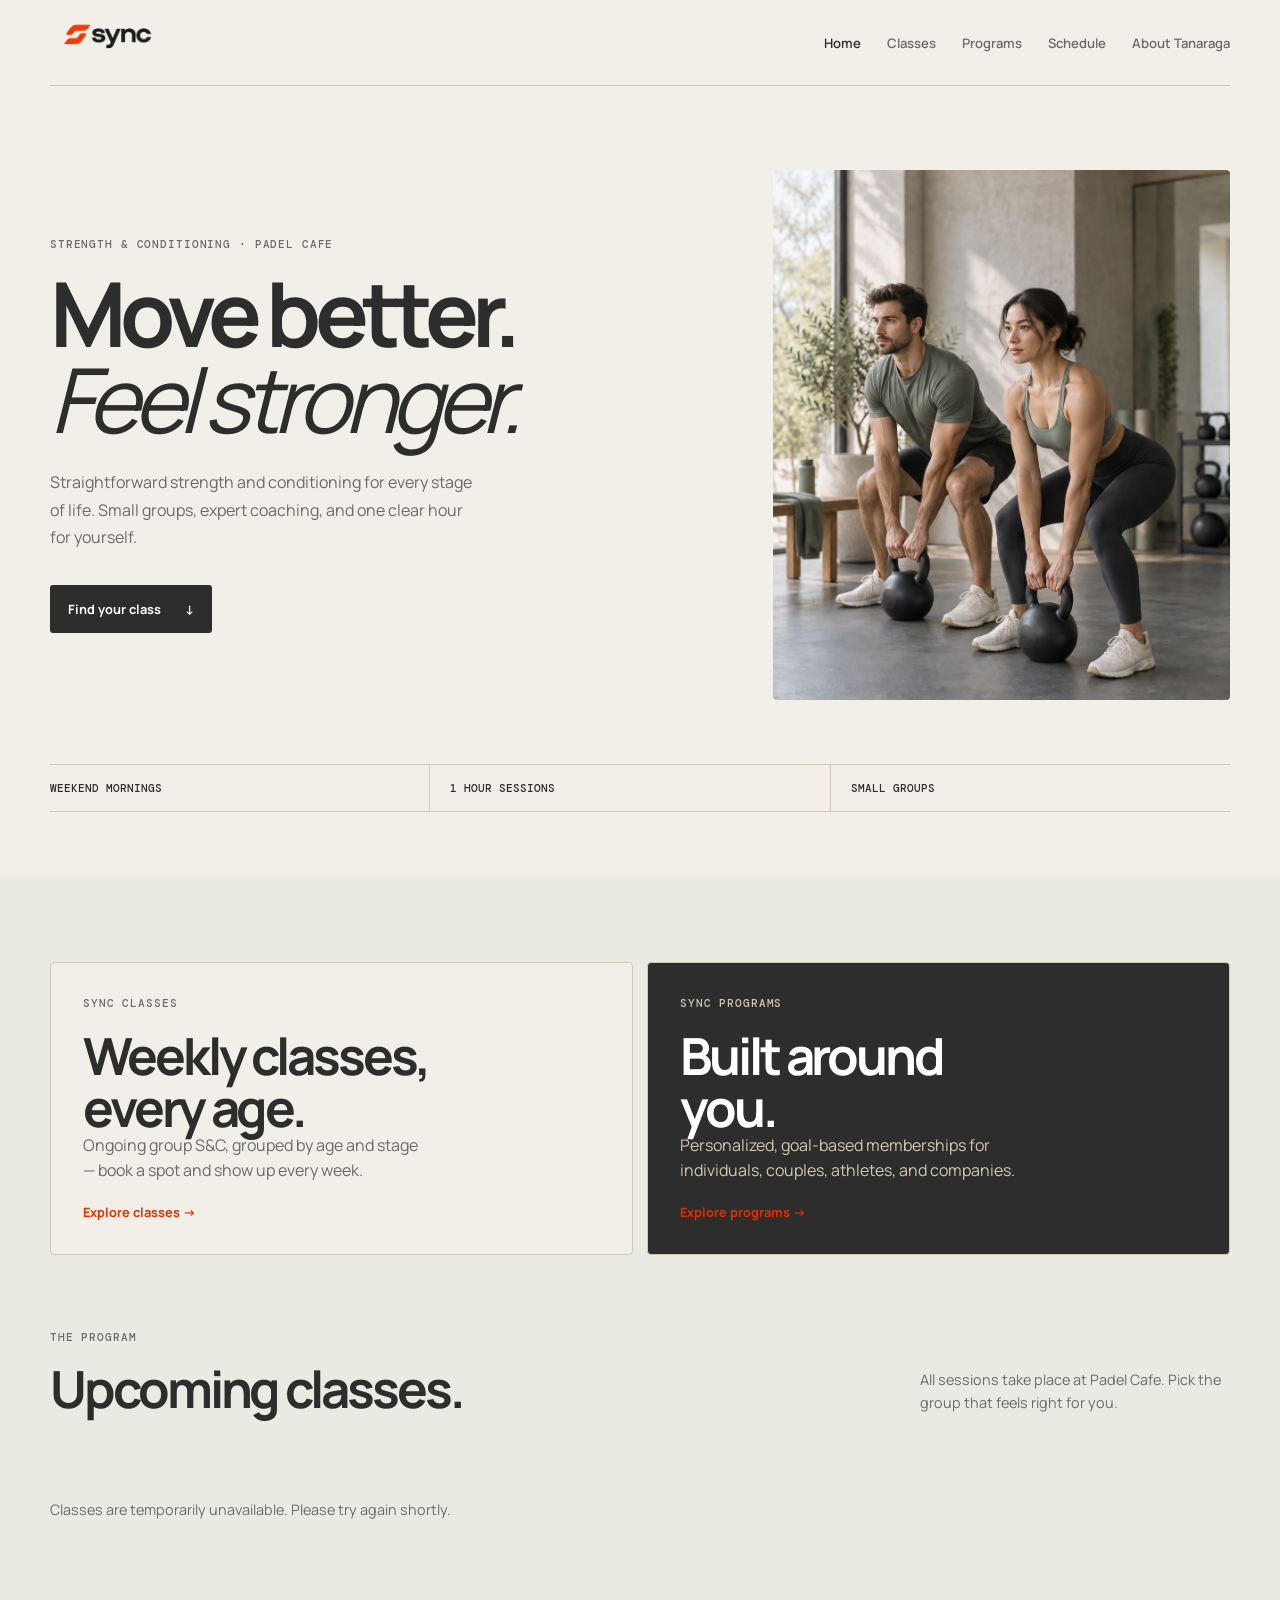
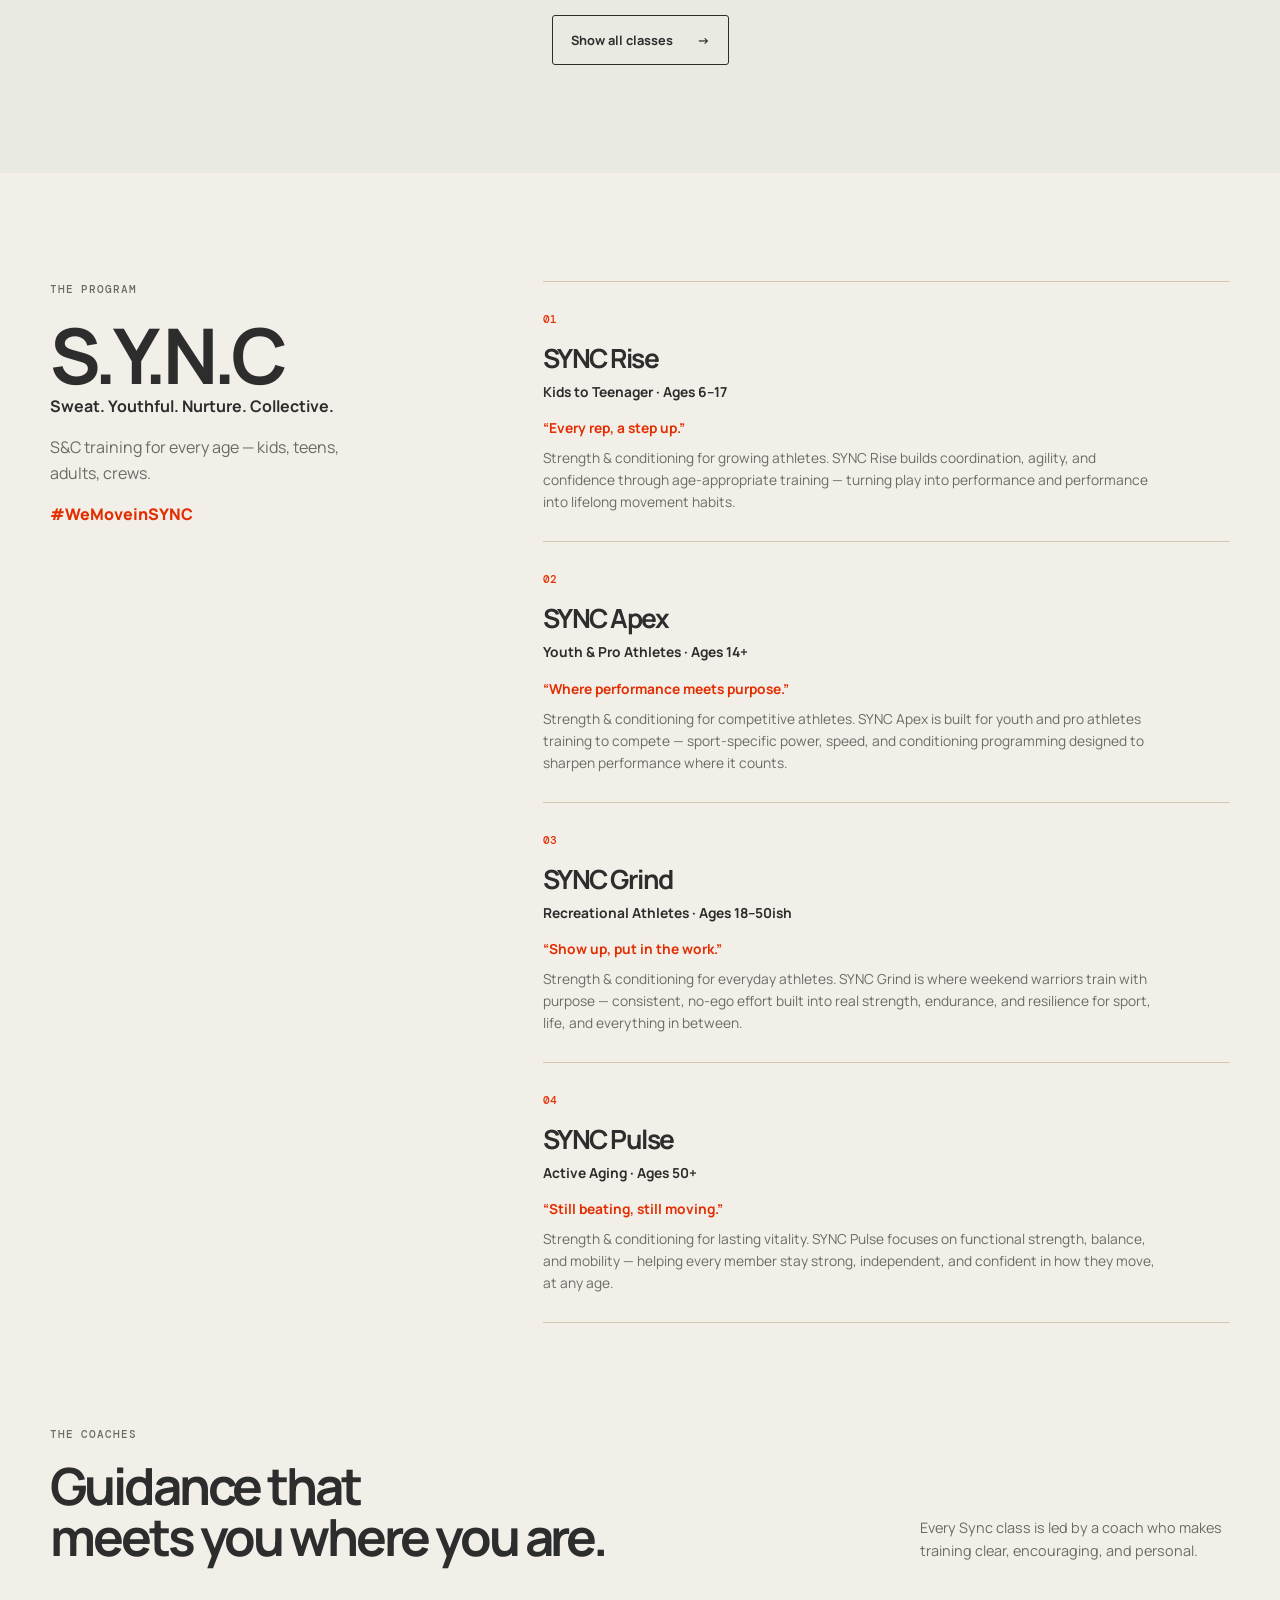
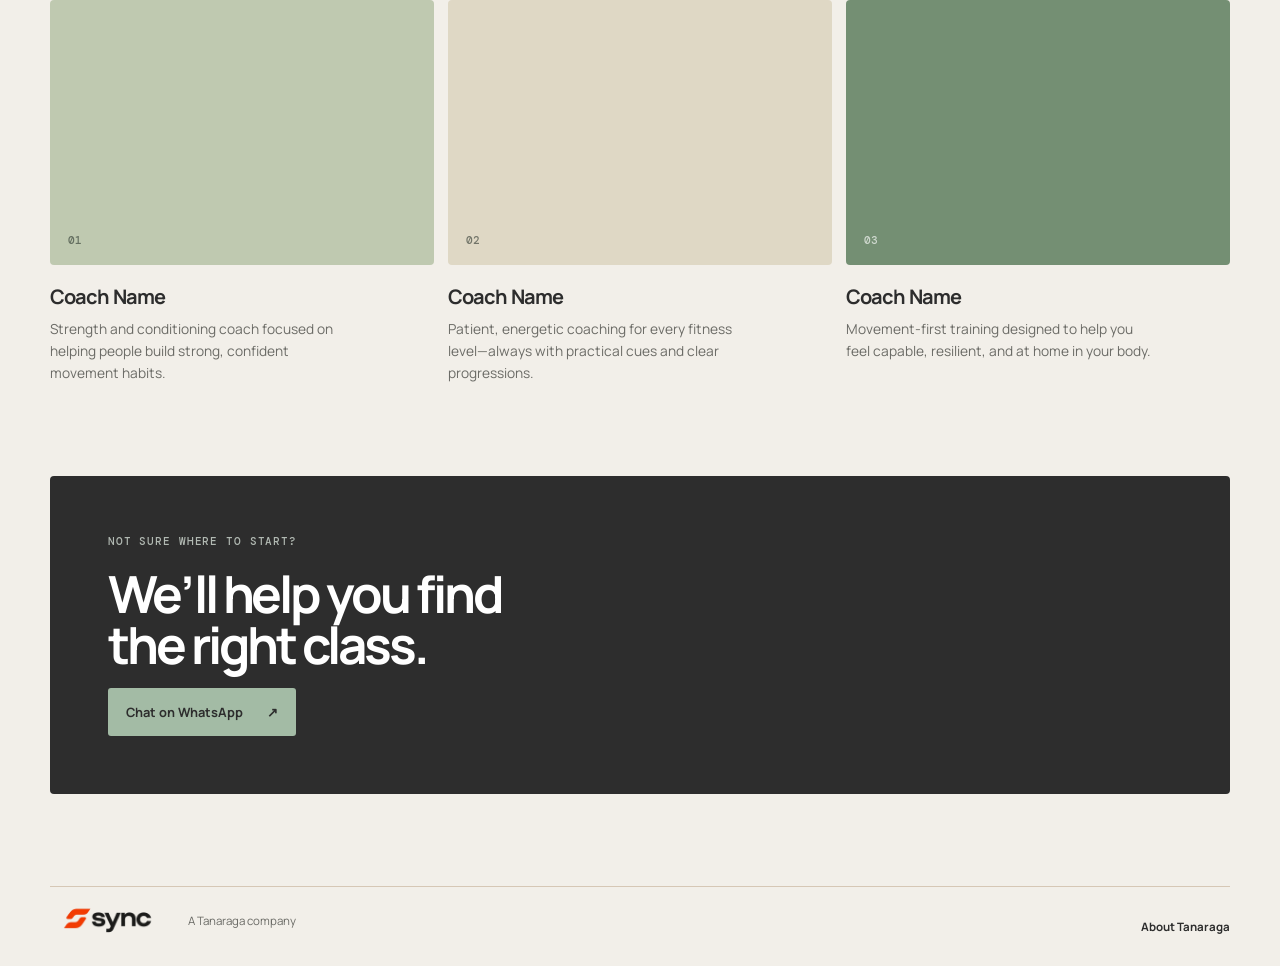
<file: index.html>
<!doctype html>
<html lang="en">
  <head>
    <meta charset="UTF-8" />
    <meta name="viewport" content="width=device-width, initial-scale=1.0" />
    <meta name="description" content="Sync by Tanaraga — strength and conditioning classes at Padel Cafe." />
    <title>Sync — Strength &amp; Conditioning</title>
    <link rel="preconnect" href="https://fonts.googleapis.com" />
    <link rel="preconnect" href="https://fonts.gstatic.com" crossorigin />
    <link href="https://fonts.googleapis.com/css2?family=DM+Mono:wght@400;500&family=Manrope:wght@400;500;600;700;800&display=swap" rel="stylesheet" />
    <link rel="stylesheet" href="styles.css?v=1993bc3d1db3" />
  </head>
  <body>
    <header class="site-header container">
      <a class="brand-logo" href="index.html" aria-label="Sync home"><img src="assets/sync-logo.png" alt="Sync" /></a>
      <nav aria-label="Main navigation">
        <a class="active" href="index.html">Home</a>
        <a href="classes.html">Classes</a>
        <a href="programs.html">Programs</a>
        <a href="classes.html#schedule">Schedule</a>
        <a href="about.html">About Tanaraga</a>
      </nav>
    </header>

    <main>
      <section class="hero container">
        <div class="hero-layout">
          <div class="hero-content">
            <p class="eyebrow">Strength &amp; Conditioning · Padel Cafe</p>
            <h1>Move better.<br /><em>Feel stronger.</em></h1>
            <p class="hero-copy">Straightforward strength and conditioning for every stage of life. Small groups, expert coaching, and one clear hour for yourself.</p>
            <a class="button button-dark" href="#classes">Find your class <span aria-hidden="true">↓</span></a>
          </div>
          <div class="hero-image-wrap">
            <img class="hero-image" src="assets/sync-hero.png" alt="A Sync participant training with a kettlebell" />
          </div>
        </div>
        <div class="hero-notes" aria-label="Class highlights">
          <span>Weekend mornings</span>
          <span>1 hour sessions</span>
          <span>Small groups</span>
        </div>
      </section>

      <section class="classes-section" id="classes">
        <div class="container offer-split"><a href="classes.html"><p class="eyebrow">SYNC Classes</p><h2>Weekly classes,<br>every age.</h2><p>Ongoing group S&amp;C, grouped by age and stage — book a spot and show up every week.</p><strong>Explore classes →</strong></a><a href="programs.html"><p class="eyebrow">SYNC Programs</p><h2>Built around<br>you.</h2><p>Personalized, goal-based memberships for individuals, couples, athletes, and companies.</p><strong>Explore programs →</strong></a></div>
        <div class="container section-heading">
          <div>
            <p class="eyebrow">The program</p>
            <h2>Upcoming classes.</h2>
          </div>
          <p>All sessions take place at Padel Cafe. Pick the group that feels right for you.</p>
        </div>
        <div class="container class-grid" id="class-grid" data-limit="6" aria-live="polite"><p class="class-empty">Loading available classes…</p></div>
        <div class="container class-archive-link"><a class="button button-outline" href="classes.html">Show all classes <span aria-hidden="true">→</span></a></div>
      </section>

      <section class="program container" id="program" aria-labelledby="program-title">
        <div class="program-intro">
          <p class="eyebrow">The program</p>
          <h2 id="program-title">S.Y.N.C</h2>
          <p class="program-acronym">Sweat. Youthful. Nurture. Collective.</p>
          <p>S&amp;C training for every age — kids, teens, adults, crews.</p>
          <p class="program-hashtag">#WeMoveinSYNC</p>
        </div>
        <div class="program-list">
          <article class="program-card"><span>01</span><h3>SYNC Rise</h3><p class="program-audience">Kids to Teenager · Ages 6–17</p><p class="program-quote">“Every rep, a step up.”</p><p>Strength &amp; conditioning for growing athletes. SYNC Rise builds coordination, agility, and confidence through age-appropriate training — turning play into performance and performance into lifelong movement habits.</p></article>
          <article class="program-card"><span>02</span><h3>SYNC Apex</h3><p class="program-audience">Youth &amp; Pro Athletes · Ages 14+</p><p class="program-quote">“Where performance meets purpose.”</p><p>Strength &amp; conditioning for competitive athletes. SYNC Apex is built for youth and pro athletes training to compete — sport-specific power, speed, and conditioning programming designed to sharpen performance where it counts.</p></article>
          <article class="program-card"><span>03</span><h3>SYNC Grind</h3><p class="program-audience">Recreational Athletes · Ages 18–50ish</p><p class="program-quote">“Show up, put in the work.”</p><p>Strength &amp; conditioning for everyday athletes. SYNC Grind is where weekend warriors train with purpose — consistent, no-ego effort built into real strength, endurance, and resilience for sport, life, and everything in between.</p></article>
          <article class="program-card"><span>04</span><h3>SYNC Pulse</h3><p class="program-audience">Active Aging · Ages 50+</p><p class="program-quote">“Still beating, still moving.”</p><p>Strength &amp; conditioning for lasting vitality. SYNC Pulse focuses on functional strength, balance, and mobility — helping every member stay strong, independent, and confident in how they move, at any age.</p></article>
        </div>
      </section>

      <section class="coaches container" id="coaches" aria-labelledby="coaches-title">
        <div class="section-heading">
          <div>
            <p class="eyebrow">The coaches</p>
            <h2 id="coaches-title">Guidance that<br />meets you where you are.</h2>
          </div>
          <p>Every Sync class is led by a coach who makes training clear, encouraging, and personal.</p>
        </div>
        <div class="coach-grid">
          <article class="coach-card">
            <div class="coach-image" aria-hidden="true"><span>01</span></div>
            <h3>Coach Name</h3>
            <p>Strength and conditioning coach focused on helping people build strong, confident movement habits.</p>
          </article>
          <article class="coach-card">
            <div class="coach-image coach-image-alt" aria-hidden="true"><span>02</span></div>
            <h3>Coach Name</h3>
            <p>Patient, energetic coaching for every fitness level—always with practical cues and clear progressions.</p>
          </article>
          <article class="coach-card">
            <div class="coach-image coach-image-dark" aria-hidden="true"><span>03</span></div>
            <h3>Coach Name</h3>
            <p>Movement-first training designed to help you feel capable, resilient, and at home in your body.</p>
          </article>
        </div>
      </section>

      <section class="enquiry container">
        <p class="eyebrow">Not sure where to start?</p>
        <h2>We’ll help you find<br />the right class.</h2>
        <a class="button button-light whatsapp-link" data-message="Hi Sync, I'd like help choosing a class." href="#">Chat on WhatsApp <span aria-hidden="true">↗</span></a>
      </section>
    </main>

    <footer class="site-footer container">
      <a class="brand-logo" href="index.html"><img src="assets/sync-logo.png" alt="Sync" /></a>
      <p>A Tanaraga company</p>
      <a href="about.html">About Tanaraga</a>
    </footer>
    <script src="app.js?v=9f4825e76a4c"></script>
  </body>
</html>
</file>
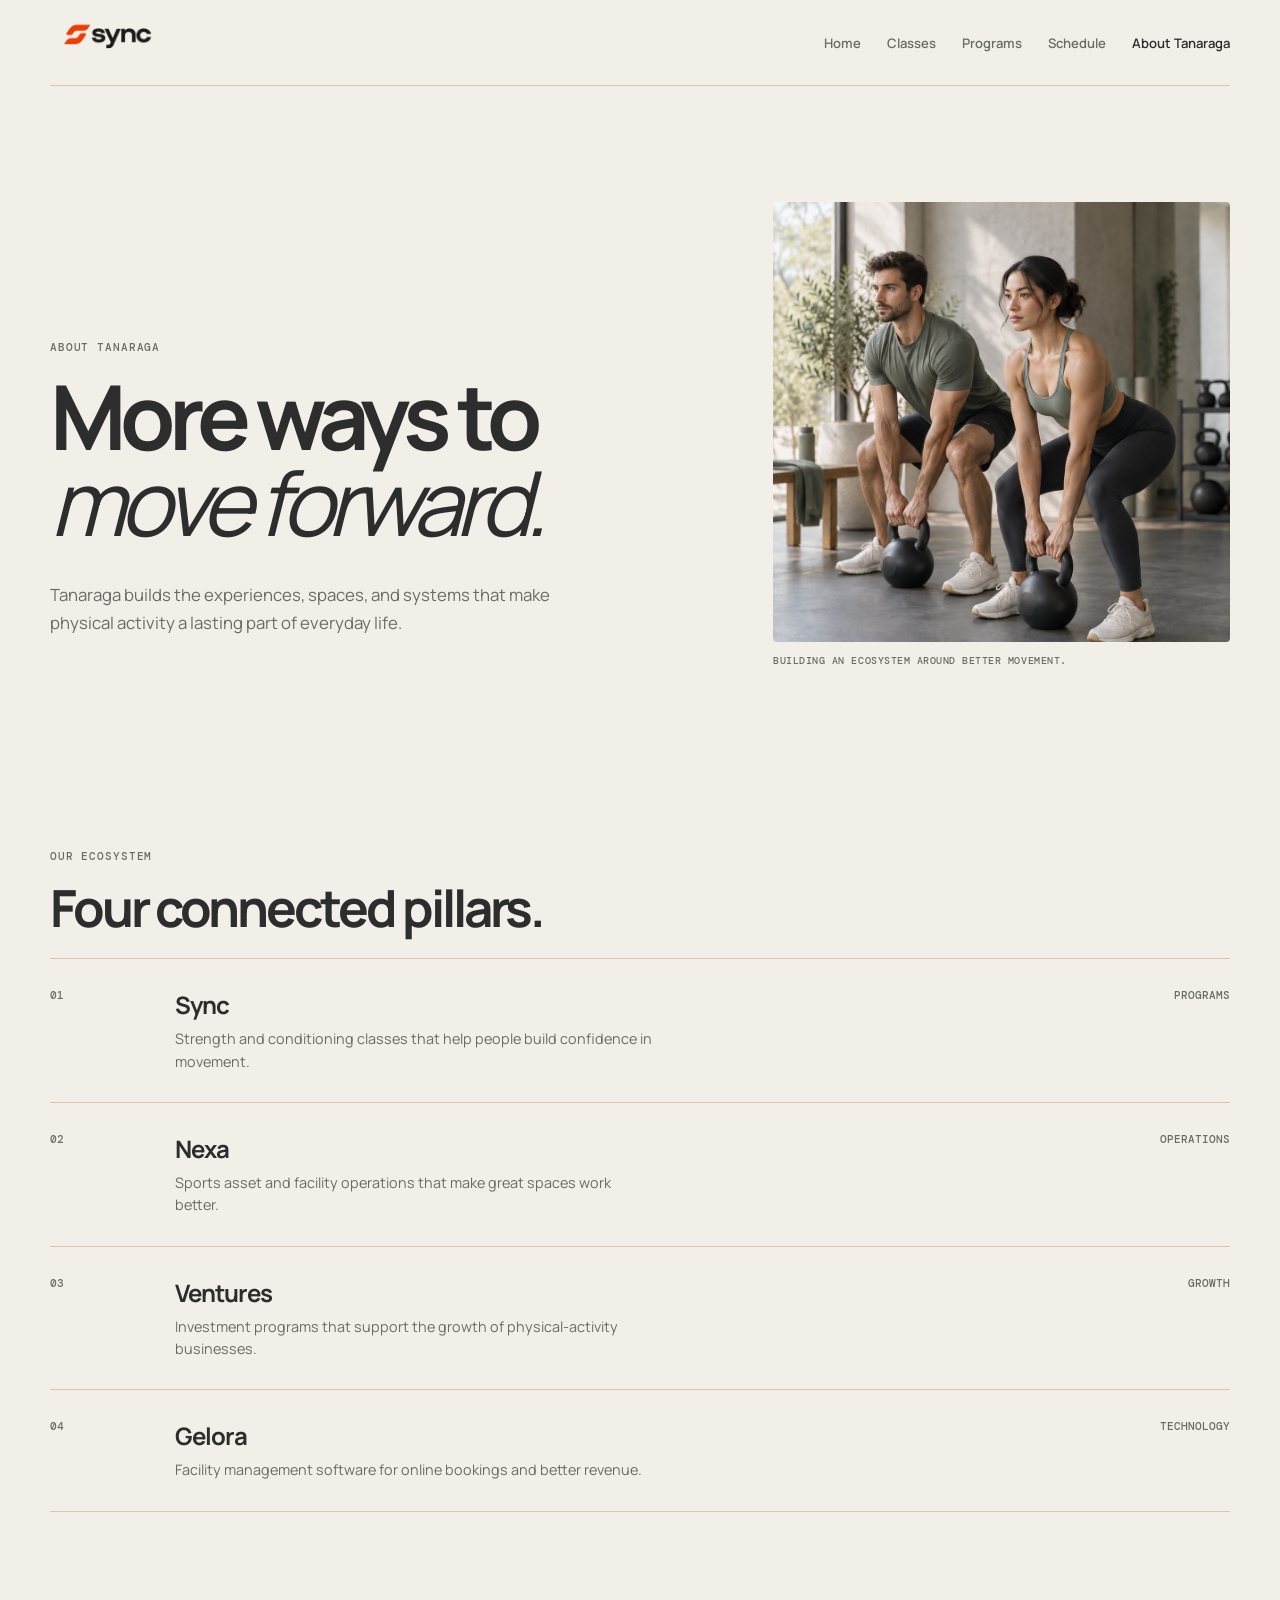
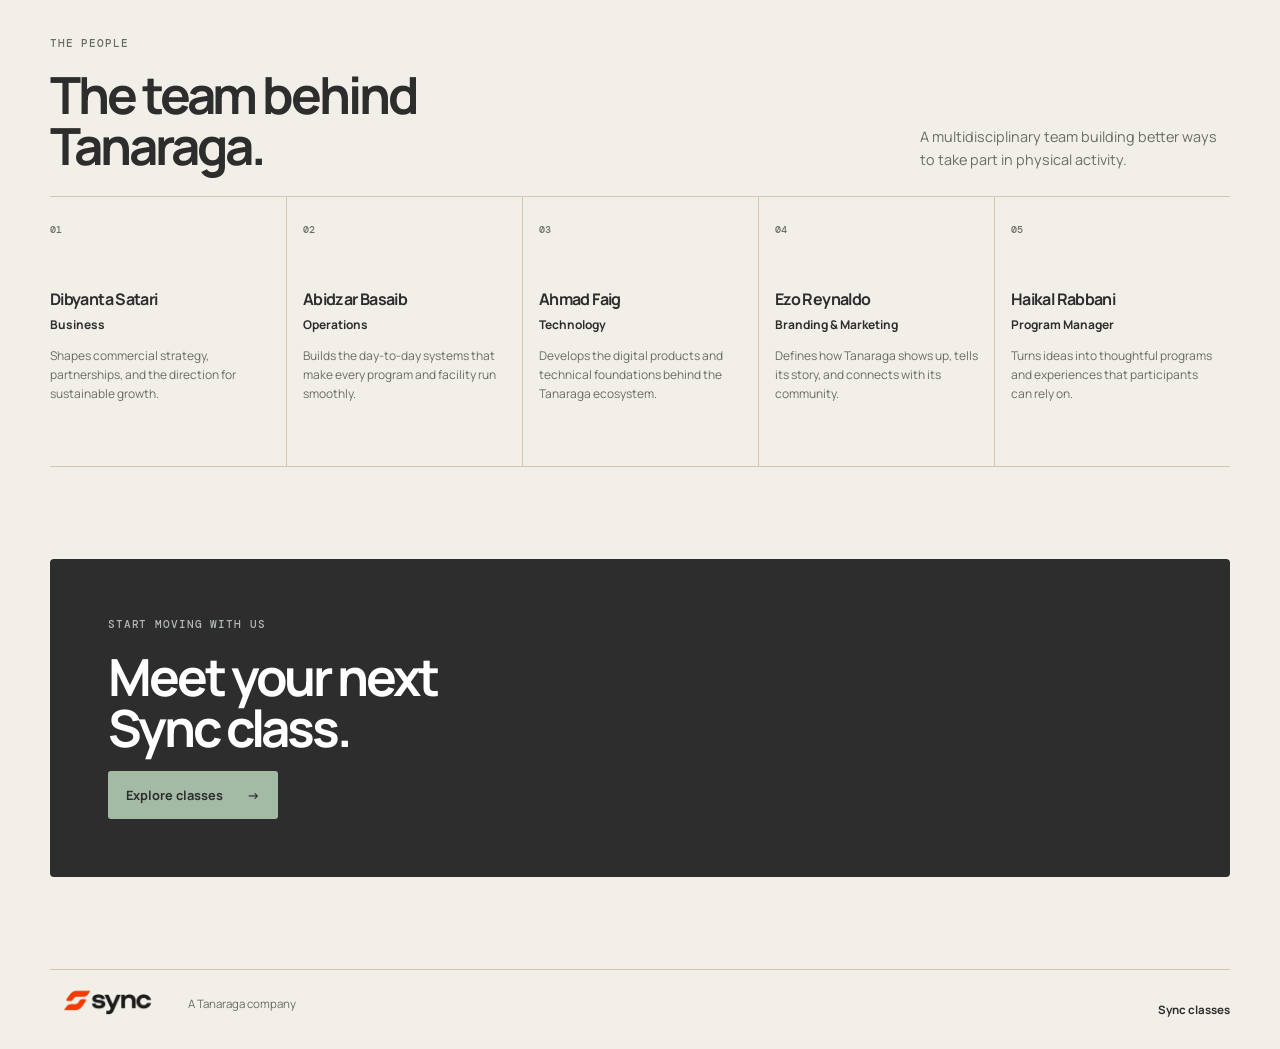
<file: about.html>
<!doctype html>
<html lang="en">
  <head>
    <meta charset="UTF-8" />
    <meta name="viewport" content="width=device-width, initial-scale=1.0" />
    <meta name="description" content="Tanaraga builds the ecosystem around better physical activity." />
    <title>About — Tanaraga</title>
    <link rel="preconnect" href="https://fonts.googleapis.com" />
    <link rel="preconnect" href="https://fonts.gstatic.com" crossorigin />
    <link href="https://fonts.googleapis.com/css2?family=DM+Mono:wght@400;500&family=Manrope:wght@400;500;600;700;800&display=swap" rel="stylesheet" />
    <link rel="stylesheet" href="styles.css?v=1993bc3d1db3" />
  </head>
  <body>
    <header class="site-header container">
      <a class="brand-logo" href="index.html" aria-label="Sync home"><img src="assets/sync-logo.png" alt="Sync" /></a>
      <nav aria-label="Main navigation">
        <a href="index.html">Home</a>
        <a href="classes.html">Classes</a>
        <a href="programs.html">Programs</a>
        <a href="classes.html#schedule">Schedule</a>
        <a class="active" href="about.html">About Tanaraga</a>
      </nav>
    </header>

    <main>
      <section class="about-hero container">
        <div class="about-hero-layout">
          <div class="about-hero-content">
            <p class="eyebrow">About Tanaraga</p>
            <h1>More ways to<br /><em>move forward.</em></h1>
            <p>Tanaraga builds the experiences, spaces, and systems that make physical activity a lasting part of everyday life.</p>
          </div>
          <figure class="about-image">
            <img src="assets/sync-hero.png" alt="Two people training together with kettlebells" />
            <figcaption>Building an ecosystem around better movement.</figcaption>
          </figure>
        </div>
      </section>

      <section class="pillars container" aria-labelledby="pillars-title">
        <div class="section-heading compact">
          <div>
            <p class="eyebrow">Our ecosystem</p>
            <h2 id="pillars-title">Four connected pillars.</h2>
          </div>
        </div>
        <div class="pillar-list">
          <article class="pillar">
            <span class="pillar-number">01</span><div><h3>Sync</h3><p>Strength and conditioning classes that help people build confidence in movement.</p></div><span class="pillar-tag">Programs</span>
          </article>
          <article class="pillar">
            <span class="pillar-number">02</span><div><h3>Nexa</h3><p>Sports asset and facility operations that make great spaces work better.</p></div><span class="pillar-tag">Operations</span>
          </article>
          <article class="pillar">
            <span class="pillar-number">03</span><div><h3>Ventures</h3><p>Investment programs that support the growth of physical-activity businesses.</p></div><span class="pillar-tag">Growth</span>
          </article>
          <article class="pillar">
            <span class="pillar-number">04</span><div><h3>Gelora</h3><p>Facility management software for online bookings and better revenue.</p></div><span class="pillar-tag">Technology</span>
          </article>
        </div>
      </section>

      <section class="team container" aria-labelledby="team-title">
        <div class="section-heading compact">
          <div>
            <p class="eyebrow">The people</p>
            <h2 id="team-title">The team behind<br />Tanaraga.</h2>
          </div>
          <p>A multidisciplinary team building better ways to take part in physical activity.</p>
        </div>
        <div class="team-grid">
          <article class="team-member"><span>01</span><h3>Dibyanta Satari</h3><p class="team-role">Business</p><p class="team-description">Shapes commercial strategy, partnerships, and the direction for sustainable growth.</p></article>
          <article class="team-member"><span>02</span><h3>Abidzar Basaib</h3><p class="team-role">Operations</p><p class="team-description">Builds the day-to-day systems that make every program and facility run smoothly.</p></article>
          <article class="team-member"><span>03</span><h3>Ahmad Faig</h3><p class="team-role">Technology</p><p class="team-description">Develops the digital products and technical foundations behind the Tanaraga ecosystem.</p></article>
          <article class="team-member"><span>04</span><h3>Ezo Reynaldo</h3><p class="team-role">Branding &amp; Marketing</p><p class="team-description">Defines how Tanaraga shows up, tells its story, and connects with its community.</p></article>
          <article class="team-member"><span>05</span><h3>Haikal Rabbani</h3><p class="team-role">Program Manager</p><p class="team-description">Turns ideas into thoughtful programs and experiences that participants can rely on.</p></article>
        </div>
      </section>

      <section class="enquiry container">
        <p class="eyebrow">Start moving with us</p>
        <h2>Meet your next<br />Sync class.</h2>
        <a class="button button-light" href="index.html#classes">Explore classes <span aria-hidden="true">→</span></a>
      </section>
    </main>

    <footer class="site-footer container">
      <a class="brand-logo" href="index.html"><img src="assets/sync-logo.png" alt="Sync" /></a>
      <p>A Tanaraga company</p>
      <a href="index.html">Sync classes</a>
    </footer>
    <script src="app.js?v=9f4825e76a4c"></script>
  </body>
</html>
</file>
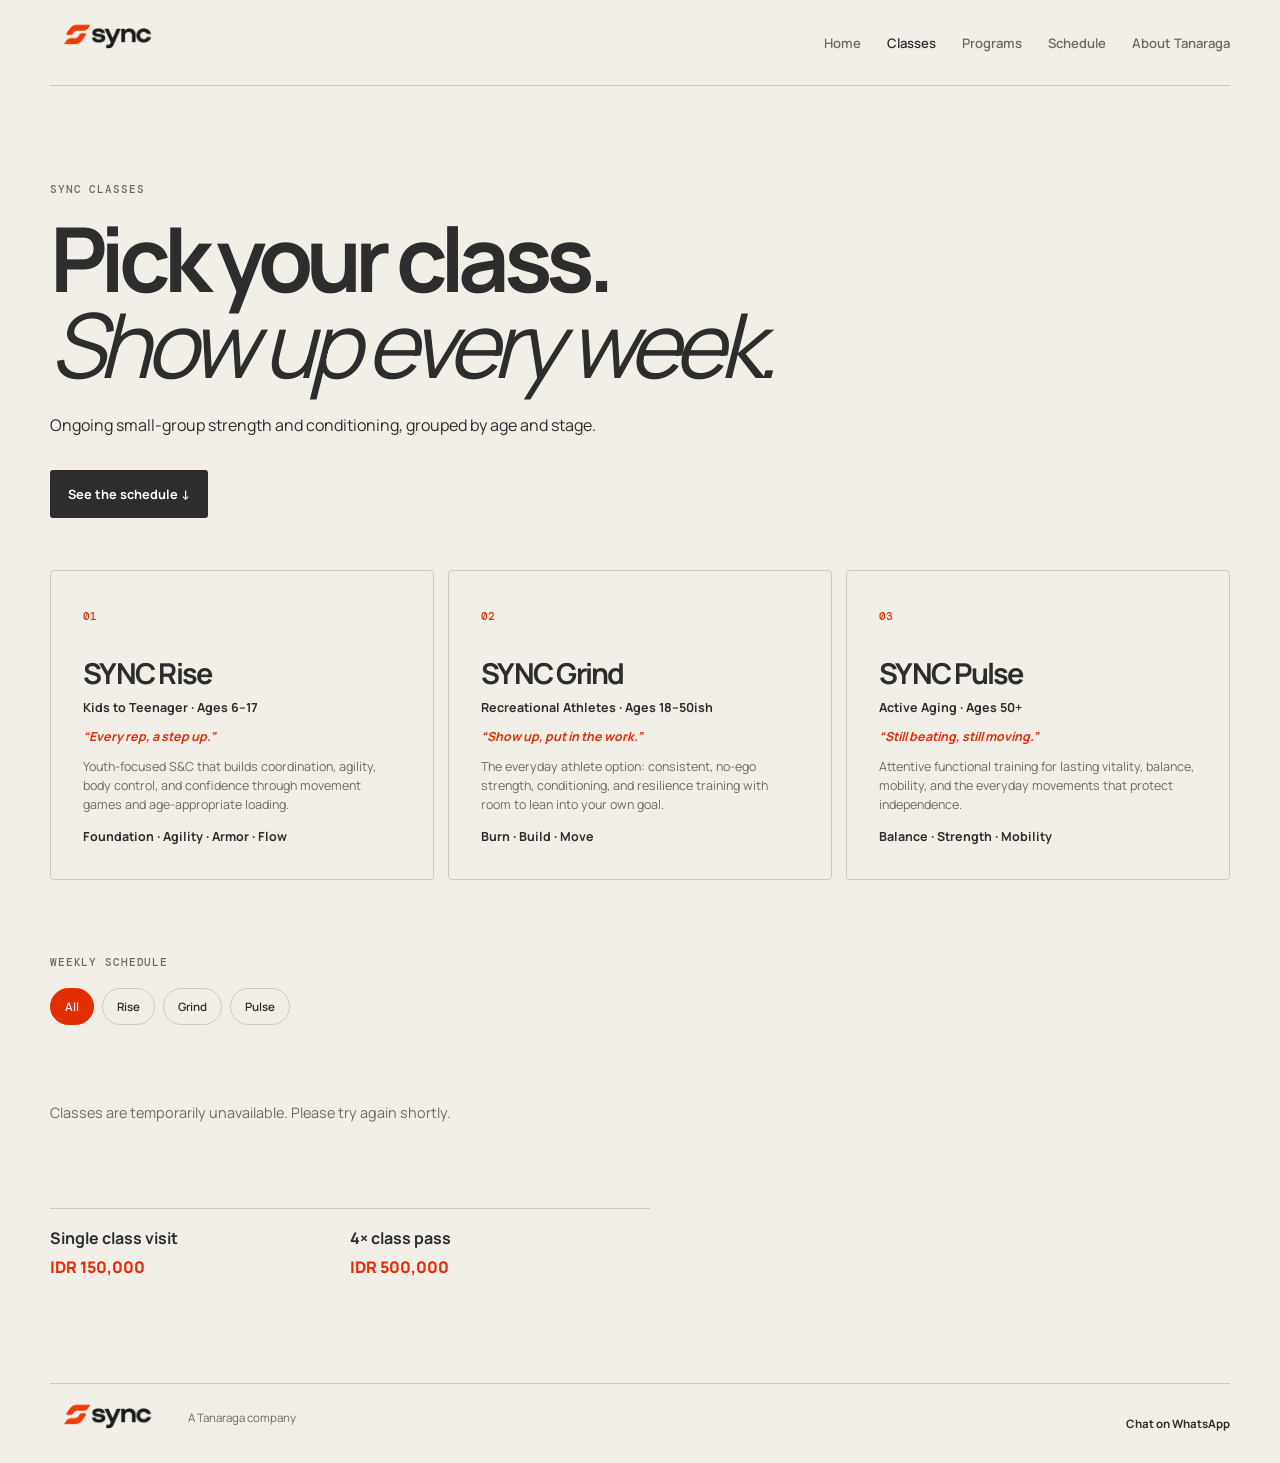
<file: classes.html>
<!doctype html><html lang="en"><head><meta charset="UTF-8"><meta name="viewport" content="width=device-width,initial-scale=1.0"><title>SYNC Classes</title><link rel="preconnect" href="https://fonts.googleapis.com"><link rel="preconnect" href="https://fonts.gstatic.com" crossorigin><link href="https://fonts.googleapis.com/css2?family=DM+Mono:wght@400;500&family=Manrope:wght@400;500;600;700;800&display=swap" rel="stylesheet"><link rel="stylesheet" href="styles.css?v=1993bc3d1db3"></head><body><header class="site-header container"><a class="brand-logo" href="index.html"><img src="assets/sync-logo.png" alt="Sync"></a><nav><a class="active" href="classes.html">Classes</a><a href="programs.html">Programs</a><a href="about.html">About Tanaraga</a></nav></header><main><section class="schedule-hero container"><p class="eyebrow">SYNC Classes</p><h1>Pick your class.<br><em>Show up every week.</em></h1><p>Ongoing small-group strength and conditioning, grouped by age and stage.</p><a class="button button-dark" href="#schedule">See the schedule ↓</a></section><section class="programs-grid container"><article><span>01</span><h2>SYNC Rise</h2><b>Kids to Teenager · Ages 6–17</b><i>“Every rep, a step up.”</i><p>Youth-focused S&amp;C that builds coordination, agility, body control, and confidence through movement games and age-appropriate loading.</p><small>Foundation · Agility · Armor · Flow</small></article><article><span>02</span><h2>SYNC Grind</h2><b>Recreational Athletes · Ages 18–50ish</b><i>“Show up, put in the work.”</i><p>The everyday athlete option: consistent, no-ego strength, conditioning, and resilience training with room to lean into your own goal.</p><small>Burn · Build · Move</small></article><article><span>03</span><h2>SYNC Pulse</h2><b>Active Aging · Ages 50+</b><i>“Still beating, still moving.”</i><p>Attentive functional training for lasting vitality, balance, mobility, and the everyday movements that protect independence.</p><small>Balance · Strength · Mobility</small></article></section><section class="schedule-section container" id="schedule"><p class="eyebrow">Weekly schedule</p><div class="class-filters"><button class="filter-button active" data-filter="all">All</button><button class="filter-button" data-filter="Rise">Rise</button><button class="filter-button" data-filter="Grind">Grind</button><button class="filter-button" data-filter="Pulse">Pulse</button></div><div class="class-grid" id="class-grid" aria-live="polite"><p class="class-empty">Loading available classes…</p></div><div class="pricing"><div><b>Single class visit</b><span>IDR 150,000</span></div><div><b>4× class pass</b><span>IDR 500,000</span></div></div></section></main><footer class="site-footer container"><a class="brand-logo" href="index.html"><img src="assets/sync-logo.png" alt="Sync"></a><p>A Tanaraga company</p><a class="whatsapp-link" data-message="Hi Sync, I'm not sure which class fits me." href="#">Chat on WhatsApp</a></footer><script src="app.js?v=9f4825e76a4c"></script></body></html>
</file>
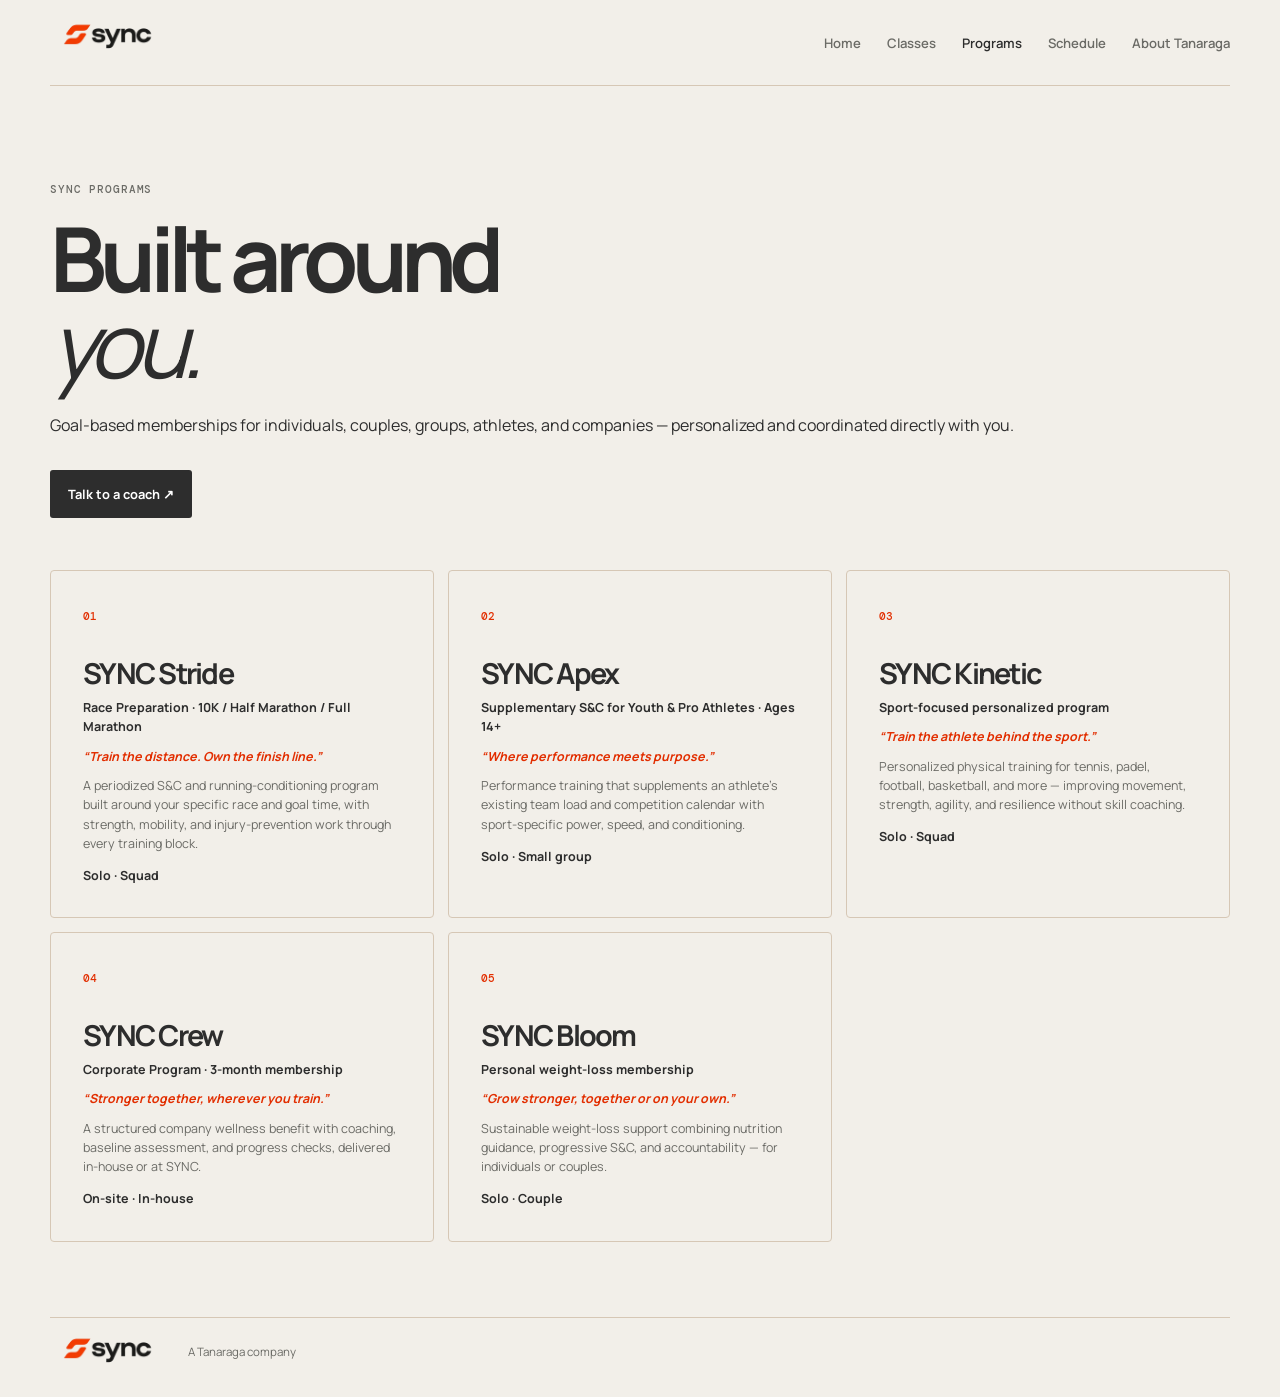
<file: programs.html>
<!doctype html><html lang="en"><head><meta charset="UTF-8"><meta name="viewport" content="width=device-width,initial-scale=1.0"><title>SYNC Programs</title><link rel="preconnect" href="https://fonts.googleapis.com"><link rel="preconnect" href="https://fonts.gstatic.com" crossorigin><link href="https://fonts.googleapis.com/css2?family=DM+Mono:wght@400;500&family=Manrope:wght@400;500;600;700;800&display=swap" rel="stylesheet"><link rel="stylesheet" href="styles.css?v=1993bc3d1db3"></head><body><header class="site-header container"><a class="brand-logo" href="index.html"><img src="assets/sync-logo.png" alt="Sync"></a><nav><a href="classes.html">Classes</a><a class="active" href="programs.html">Programs</a><a href="about.html">About Tanaraga</a></nav></header><main><section class="schedule-hero container"><p class="eyebrow">SYNC Programs</p><h1>Built around<br><em>you.</em></h1><p>Goal-based memberships for individuals, couples, groups, athletes, and companies — personalized and coordinated directly with you.</p><a class="button button-dark whatsapp-link" data-message="Hi Sync, I'd like to talk about a personalized program." href="#">Talk to a coach ↗</a></section><section class="programs-grid container"><article><span>01</span><h2>SYNC Stride</h2><b>Race Preparation · 10K / Half Marathon / Full Marathon</b><i>“Train the distance. Own the finish line.”</i><p>A periodized S&amp;C and running-conditioning program built around your specific race and goal time, with strength, mobility, and injury-prevention work through every training block.</p><small>Solo · Squad</small></article><article><span>02</span><h2>SYNC Apex</h2><b>Supplementary S&amp;C for Youth &amp; Pro Athletes · Ages 14+</b><i>“Where performance meets purpose.”</i><p>Performance training that supplements an athlete’s existing team load and competition calendar with sport-specific power, speed, and conditioning.</p><small>Solo · Small group</small></article><article><span>03</span><h2>SYNC Kinetic</h2><b>Sport-focused personalized program</b><i>“Train the athlete behind the sport.”</i><p>Personalized physical training for tennis, padel, football, basketball, and more — improving movement, strength, agility, and resilience without skill coaching.</p><small>Solo · Squad</small></article><article><span>04</span><h2>SYNC Crew</h2><b>Corporate Program · 3-month membership</b><i>“Stronger together, wherever you train.”</i><p>A structured company wellness benefit with coaching, baseline assessment, and progress checks, delivered in-house or at SYNC.</p><small>On-site · In-house</small></article><article><span>05</span><h2>SYNC Bloom</h2><b>Personal weight-loss membership</b><i>“Grow stronger, together or on your own.”</i><p>Sustainable weight-loss support combining nutrition guidance, progressive S&amp;C, and accountability — for individuals or couples.</p><small>Solo · Couple</small></article></section></main><footer class="site-footer container"><a class="brand-logo" href="index.html"><img src="assets/sync-logo.png" alt="Sync"></a><p>A Tanaraga company</p></footer><script src="app.js?v=9f4825e76a4c"></script></body></html>
</file>
<file: styles.css>
:root { --ink:#17221d; --paper:#f4f2ec; --lime:#d8ec75; --muted:#6d746e; --line:#d7d7d0; --mono:"DM Mono",monospace; --sans:"Manrope",sans-serif; }
:root { --ink:#2d2d2d; --paper:#f2efe9; --lime:#a3bba5; --muted:#6b6b66; --line:#d6c7b5; --orange:#e22e00; }
.brand-logo { display:block; width:116px; height:42px; overflow:hidden; }.brand-logo img { display:block; width:190px; max-width:none; height:auto; transform:translate(-37px,-32px); }.button-light { background:var(--orange); color:#fff; }.button-outline { border:1px solid var(--ink); color:var(--ink); background:transparent; }.class-archive-link { margin-top:30px; text-align:center; }.program { display:grid; grid-template-columns:.75fr 1.25fr; gap:80px; padding-top:108px; }.program-intro { position:sticky; top:30px; align-self:start; }.program-intro h2 { font-size:clamp(3.2rem,6vw,6rem); }.program-intro > p { max-width:300px; color:var(--muted); line-height:1.6; }.program-acronym { color:var(--ink)!important; font-weight:700; }.program-hashtag { color:var(--orange)!important; font-weight:800; }.program-list { border-top:1px solid var(--line); }.program-card { padding:24px 0 28px; border-bottom:1px solid var(--line); }.program-card > span { color:var(--orange); font:500 .67rem var(--mono); }.program-card h3 { margin:12px 0 5px; font-size:1.65rem; letter-spacing:-.055em; }.program-card p { max-width:620px; margin:0; color:var(--muted); font-size:.86rem; line-height:1.6; }.program-card .program-audience { color:var(--ink); font-weight:700; }.program-card .program-quote { margin:14px 0 8px; color:var(--orange); font-weight:700; }.schedule-hero { padding:96px 0 52px; }.schedule-hero > p:last-child { max-width:380px; color:var(--muted); line-height:1.6; }.schedule-section { padding-bottom:105px; }.class-filters { display:flex; flex-wrap:wrap; gap:8px; margin-bottom:30px; }.filter-button { padding:10px 14px; border:1px solid var(--line); border-radius:20px; color:var(--ink); background:transparent; font:600 .72rem var(--sans); cursor:pointer; }.filter-button.active,.filter-button:hover { border-color:var(--orange); color:white; background:var(--orange); }
.offer-split,.programs-grid { display:grid; grid-template-columns:repeat(2,1fr); gap:14px; margin-bottom:75px; }.offer-split a,.programs-grid article { padding:32px; border-radius:4px; background:var(--paper); border:1px solid var(--line); }.offer-split a:last-child { background:var(--ink); color:#fff; }.offer-split a:last-child .eyebrow,.offer-split a:last-child p { color:#d6c7b5; }.offer-split p { max-width:340px; color:var(--muted); line-height:1.6; }.offer-split strong { color:var(--orange); font-size:.8rem; }.programs-grid { grid-template-columns:repeat(3,1fr); }.programs-grid article { min-height:300px; }.programs-grid span { color:var(--orange); font:500 .7rem var(--mono); }.programs-grid h2 { margin:34px 0 8px; font-size:1.8rem; }.programs-grid b,.programs-grid i,.programs-grid p,.programs-grid small { display:block; margin-top:10px; font-size:.78rem; line-height:1.55; }.programs-grid i { color:var(--orange); font-weight:700; }.programs-grid p { color:var(--muted); }.programs-grid small { color:var(--ink); font-weight:700; }.pricing { display:flex; max-width:600px; margin-top:38px; border-top:1px solid var(--line); }.pricing div { flex:1; padding:18px 18px 0 0; }.pricing span { display:block; margin-top:7px; color:var(--orange); font-weight:800; }
@media (max-width:700px) { .brand-logo { width:82px; height:34px; }.brand-logo img { width:142px; transform:translate(-27px,-23px); }.program { grid-template-columns:1fr; gap:38px; padding-top:72px; }.program-intro { position:static; }.schedule-hero { padding-top:72px; } }
.location-link { text-decoration:underline; text-decoration-color:#aeb5ac; text-underline-offset:3px; }
.location-link:hover { text-decoration-color:var(--ink); }
.about-hero { padding:84px 0 108px; }
.about-hero-layout { display:grid; grid-template-columns:minmax(0,1.18fr) minmax(280px,.82fr); align-items:center; gap:66px; }
.about-hero-content { padding:32px 0; }
.about-hero-content > p:last-child { max-width:540px; margin:36px 0 0; color:var(--muted); font-size:1.05rem; line-height:1.65; }
.about-image { margin:0; }
.about-image img { width:100%; height:530px; object-fit:cover; object-position:center; }
@media (max-width:700px) { .about-hero-layout { grid-template-columns:1fr; gap:26px; } .about-hero-content { padding:0; } .about-image { margin:0; } .about-image img { height:380px; } }
* { box-sizing:border-box; } html { scroll-behavior:smooth; } body { margin:0; color:var(--ink); background:var(--paper); font-family:var(--sans); } a { color:inherit; text-decoration:none; } .container { width:min(1180px, calc(100% - 48px)); margin-inline:auto; }
.site-header { min-height:86px; display:flex; align-items:center; justify-content:space-between; border-bottom:1px solid var(--line); } .wordmark { font-size:1.5rem; font-weight:800; letter-spacing:-.09em; } .wordmark span { color:#71a545; } nav { display:flex; align-items:center; gap:26px; font-size:.82rem; font-weight:600; } nav a { color:var(--muted); } nav a.active, nav a:hover { color:var(--ink); }
.hero { padding:84px 0 64px; } .hero-layout { display:grid; grid-template-columns:minmax(0,1.18fr) minmax(280px,.82fr); align-items:center; gap:66px; } .hero-content { padding:32px 0; } .hero-image-wrap { height:530px; overflow:hidden; border-radius:4px; background:#c8cfbf; } .hero-image { width:100%; height:100%; display:block; object-fit:cover; object-position:center; } .eyebrow { margin:0 0 18px; color:var(--muted); font:500 .68rem/1.4 var(--mono); letter-spacing:.08em; text-transform:uppercase; } h1,h2,h3,p { margin-top:0; } h1 { max-width:780px; margin-bottom:27px; font-size:clamp(3.2rem,7vw,6.2rem); line-height:.96; letter-spacing:-.075em; } h1 em { font-weight:400; } .hero-copy { max-width:430px; color:var(--muted); font-size:1rem; line-height:1.7; } .button { display:inline-flex; align-items:center; gap:24px; margin-top:18px; padding:15px 18px; border-radius:3px; font-size:.8rem; font-weight:700; } .button-dark { background:var(--ink); color:white; } .button-light { color:var(--ink); background:var(--lime); } .hero-notes { display:flex; gap:0; margin-top:64px; border-top:1px solid var(--line); border-bottom:1px solid var(--line); } .hero-notes span { flex:1; padding:16px 0; font:500 .68rem var(--mono); text-transform:uppercase; } .hero-notes span + span { border-left:1px solid var(--line); padding-left:20px; }
.classes-section { padding:86px 0 108px; background:#e9ebe3; } .section-heading { display:flex; align-items:end; justify-content:space-between; gap:30px; margin-bottom:38px; } h2 { margin:0; font-size:clamp(2rem,4vw,3.5rem); line-height:1; letter-spacing:-.06em; } .section-heading > p { max-width:310px; margin:0; color:var(--muted); font-size:.9rem; line-height:1.6; } .class-grid { display:grid; grid-template-columns:repeat(3,1fr); gap:14px; } .class-card { display:flex; min-height:445px; flex-direction:column; padding:23px; background:var(--paper); border-radius:4px; } .card-top,.card-bottom { display:flex; justify-content:space-between; align-items:center; gap:12px; } .class-type,.slots,.age,dt { font:500 .67rem var(--mono); text-transform:uppercase; letter-spacing:.04em; } .class-type { padding:7px 9px; background:var(--lime); border-radius:20px; } .slots { color:#548229; } .class-card h3 { margin:55px 0 7px; font-size:2rem; line-height:1; letter-spacing:-.065em; } .age { color:var(--muted); } .class-details { margin:38px 0 auto; border-top:1px solid var(--line); } .class-details div { display:flex; justify-content:space-between; padding:11px 0; border-bottom:1px solid var(--line); gap:15px; } dt { color:var(--muted); } dd { margin:0; font-size:.75rem; font-weight:600; text-align:right; } .card-bottom { padding-top:24px; font-size:.77rem; } .card-link { font-weight:700; } .card-link span { margin-left:7px; }
.class-empty { grid-column:1 / -1; margin:0; padding:48px 0; color:var(--muted); font-size:.9rem; }
.coaches { padding-top:104px; } .coach-grid { display:grid; grid-template-columns:repeat(3,1fr); gap:14px; } .coach-card h3 { margin:18px 0 8px; font-size:1.25rem; letter-spacing:-.045em; } .coach-card p { max-width:310px; margin:0; color:var(--muted); font-size:.86rem; line-height:1.6; } .coach-image { display:flex; align-items:flex-end; height:265px; padding:18px; background:#bfc9b0; border-radius:4px; } .coach-image-alt { background:#dfd8c5; } .coach-image-dark { background:#748f73; } .coach-image span { color:rgba(23,34,29,.55); font:500 .68rem var(--mono); } .coach-image-dark span { color:rgba(255,255,255,.65); }
.enquiry { margin-top:92px; margin-bottom:92px; padding:58px; background:var(--ink); color:white; border-radius:4px; } .enquiry .eyebrow { color:#b1b9b2; } .enquiry h2 { font-size:clamp(2.3rem,4vw,4rem); }.site-footer { display:flex; align-items:center; gap:22px; min-height:80px; border-top:1px solid var(--line); color:var(--muted); font-size:.72rem; }.site-footer a:last-child { margin-left:auto; color:var(--ink); font-weight:700; }
.about-hero { padding:116px 0 74px; }.about-hero > p:last-child { max-width:540px; margin:36px 0 0; color:var(--muted); font-size:1.05rem; line-height:1.65; }.about-image { margin-bottom:108px; }.about-image img { display:block; width:100%; height:440px; object-fit:cover; object-position:center 58%; border-radius:4px; }.about-image figcaption { margin-top:12px; color:var(--muted); font:500 .65rem var(--mono); text-transform:uppercase; letter-spacing:.05em; }.pillars { padding-bottom:20px; }.compact { margin-bottom:25px; }.pillar-list { border-top:1px solid var(--line); }.pillar { display:grid; grid-template-columns:100px 1fr 120px; gap:25px; align-items:start; padding:29px 0; border-bottom:1px solid var(--line); }.pillar-number,.pillar-tag { font:500 .68rem var(--mono); color:var(--muted); }.pillar h3 { margin:0 0 7px; font-size:1.5rem; letter-spacing:-.04em; }.pillar p { max-width:480px; margin:0; color:var(--muted); font-size:.9rem; line-height:1.55; }.pillar-tag { text-align:right; text-transform:uppercase; }
.team { padding-top:104px; }.team-grid { display:grid; grid-template-columns:repeat(5,1fr); border-top:1px solid var(--line); }.team-member { min-height:270px; padding:19px 16px 19px 0; border-bottom:1px solid var(--line); }.team-member + .team-member { padding-left:16px; border-left:1px solid var(--line); }.team-member span { color:var(--muted); font:500 .65rem var(--mono); }.team-member h3 { margin:50px 0 6px; font-size:1rem; letter-spacing:-.04em; }.team-member p { margin:0; color:var(--muted); font-size:.75rem; }.team-member .team-role { color:var(--ink); font-weight:700; }.team-member .team-description { margin-top:14px; line-height:1.55; }
@media (max-width:700px) { .container { width:min(100% - 32px,1180px); }.site-header { min-height:72px; } nav { gap:15px; font-size:.72rem; }.hero,.about-hero { padding-top:75px; }.hero-layout { grid-template-columns:1fr; gap:26px; }.hero-content { padding:0; }.hero-image-wrap { height:380px; }.hero-notes { margin-top:48px; }.hero-notes span { font-size:.57rem; }.hero-notes span + span { padding-left:9px; }.section-heading { display:block; }.section-heading > p { margin-top:18px; }.class-grid,.coach-grid { grid-template-columns:1fr; }.class-card { min-height:390px; }.coaches,.team { padding-top:72px; }.coach-image { height:225px; }.team-grid { grid-template-columns:1fr 1fr; }.team-member { min-height:155px; padding:16px; }.team-member + .team-member { border-left:0; padding-left:16px; }.team-member:nth-child(even) { border-left:1px solid var(--line); }.team-member h3 { margin-top:52px; }.enquiry { margin-top:52px; margin-bottom:52px; padding:33px 27px; }.site-footer { min-height:70px; gap:12px; }.site-footer p { font-size:.65rem; }.pillar { grid-template-columns:42px 1fr; gap:12px; }.pillar-tag { display:none; }.about-hero { padding-bottom:56px; }.about-image { margin-bottom:72px; }.about-image img { height:280px; } }
</file>
